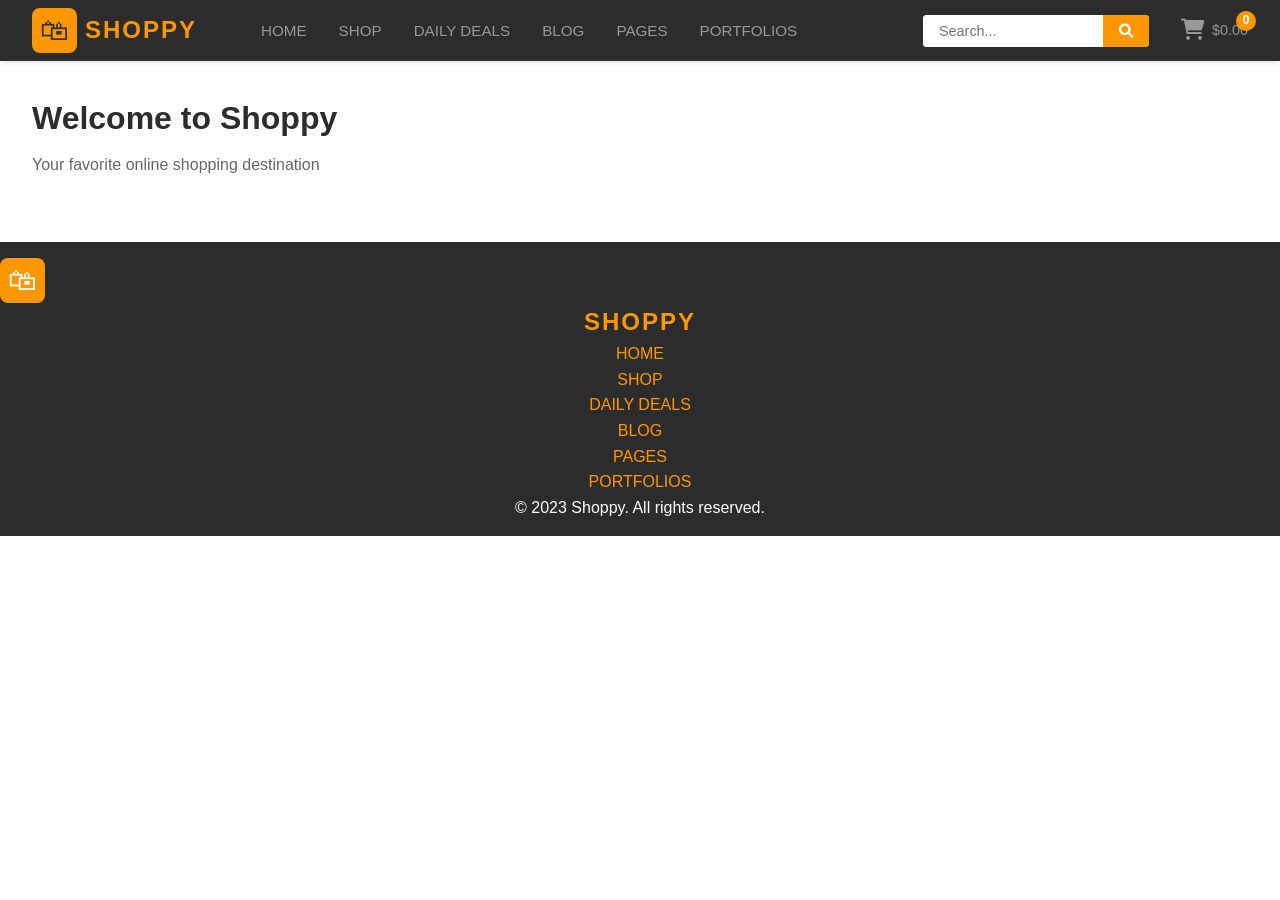
<file: index.html>
<!DOCTYPE html>
<html lang="en">
<head>
    <meta charset="UTF-8">
    <meta name="viewport" content="width=device-width, initial-scale=1.0">
    <title>Shoppy - Online Shopping</title>
    <link rel="stylesheet" href="style.css">
    <link rel="stylesheet" href="https://cdnjs.cloudflare.com/ajax/libs/font-awesome/6.0.0/css/all.min.css">
</head>
<body>
    <header class="header">
        <div class="header-container">
            <div class="logo">
                <div class="logo-icon">🛍</div>
                <span class="logo-text">SHOPPY</span>
            </div>
            
            <nav class="navbar">
                <ul class="nav-menu">
                    <li><a href="#">HOME</a></li>
                    <li><a href="#">SHOP</a></li>
                    <li><a href="#">DAILY DEALS</a></li>
                    <li><a href="#">BLOG</a></li>
                    <li><a href="#">PAGES</a></li>
                    <li><a href="#">PORTFOLIOS</a></li>
                </ul>
            </nav>

            <div class="header-right">
                <div class="search-bar">
                    <input type="text" placeholder="Search...">
                    <button class="search-btn"><i class="fas fa-search"></i></button>
                </div>
                <div class="cart-icon">
                    <i class="fas fa-shopping-cart"></i>
                    <span class="cart-count">0</span>
                    <span class="cart-price">$0.00</span>
                </div>
            </div>
        </div>
    </header>

    <main class="content">
        <h1>Welcome to Shoppy</h1>
        <p>Your favorite online shopping destination</p>
    </main>

    <footer>
        <div class="footer-container">
            <div class="footer-logo">
                <div class="logo-icon">🛍</div>
                <span class="logo-text">SHOPPY</span>
            </div>
            <nav class="footer-nav">
                <ul>
                    <li><a href="#">HOME</a></li>
                    <li><a href="#">SHOP</a></li>
                    <li><a href="#">DAILY DEALS</a></li>
                    <li><a href="#">BLOG</a></li>
                    <li><a href="#">PAGES</a></li>
                    <li><a href="#">PORTFOLIOS</a></li>
                </ul>
            </nav>
            <div class="footer-social">
        </div>
        <p>&copy; 2023 Shoppy. All rights reserved.</p>
    </footer>

    <script src="script.js"></script>
</body>
</html>
</file>
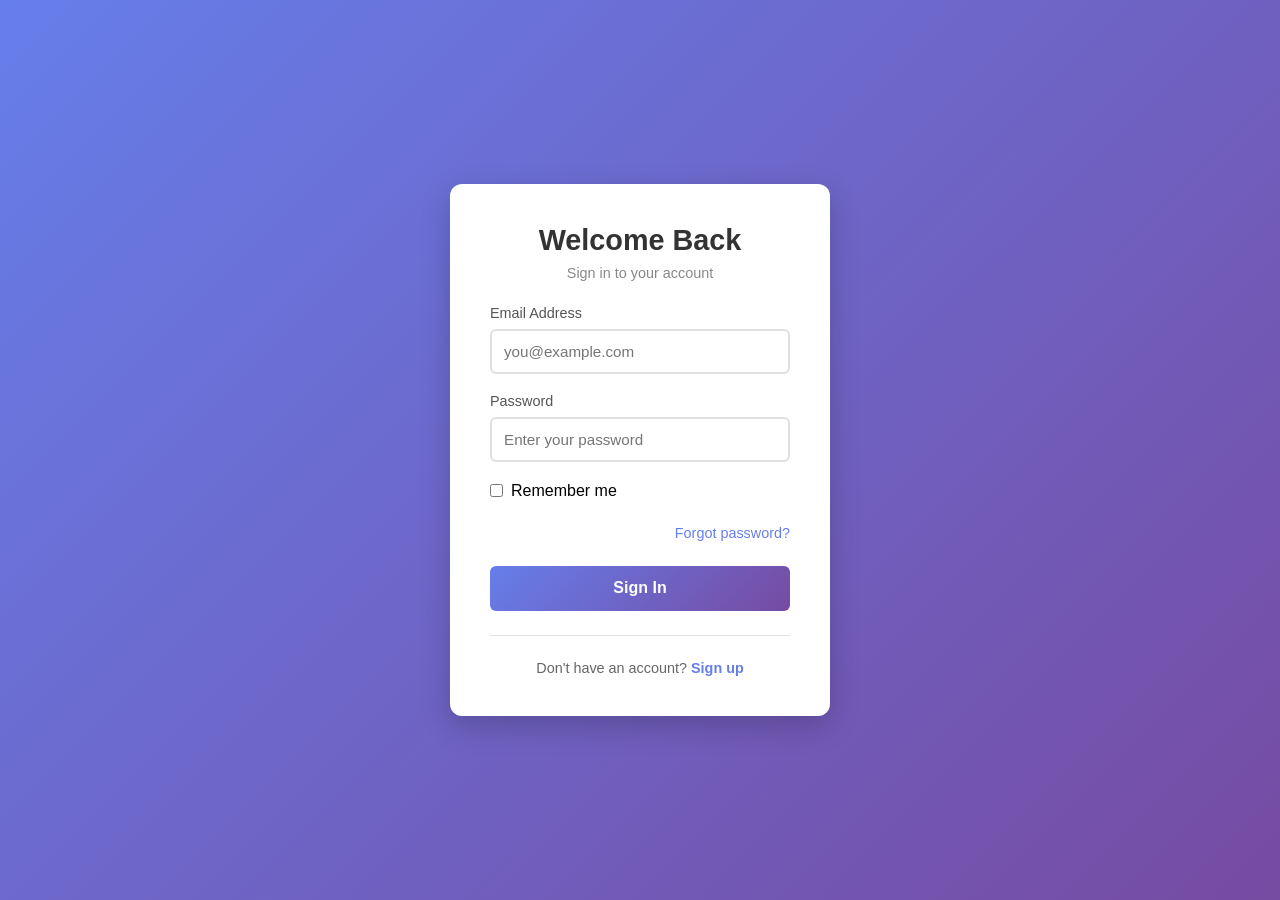
<file: login.html>
<!DOCTYPE html>
<html lang="en">
<head>
    <meta charset="UTF-8">
    <meta name="viewport" content="width=device-width, initial-scale=1.0">
    <title>Login</title>
    <style>
        * {
            margin: 0;
            padding: 0;
            box-sizing: border-box;
        }

        body {
            font-family: -apple-system, BlinkMacSystemFont, "Segoe UI", Roboto, Helvetica, Arial, sans-serif;
            display: flex;
            justify-content: center;
            align-items: center;
            min-height: 100vh;
            background: linear-gradient(135deg, #667eea 0%, #764ba2 100%);
            margin: 0;
        }

        .login-card {
            background: white;
            padding: 2.5rem;
            border-radius: 12px;
            box-shadow: 0 10px 30px rgba(0, 0, 0, 0.2);
            width: 100%;
            max-width: 380px;
        }

        .login-card h2 {
            text-align: center;
            margin-top: 0;
            margin-bottom: 0.5rem;
            color: #333;
            font-size: 1.8rem;
        }

        .login-card p {
            text-align: center;
            color: #888;
            font-size: 0.9rem;
            margin-bottom: 1.5rem;
        }

        .form-group {
            margin-bottom: 1.2rem;
        }

        .form-group label {
            display: block;
            margin-bottom: 0.5rem;
            color: #555;
            font-size: 0.9rem;
            font-weight: 500;
        }

        .form-group input {
            width: 100%;
            padding: 0.75rem;
            border: 2px solid #e0e0e0;
            border-radius: 6px;
            font-size: 0.95rem;
            transition: border-color 0.3s, box-shadow 0.3s;
        }

        .form-group input:focus {
            outline: none;
            border-color: #667eea;
            box-shadow: 0 0 0 3px rgba(102, 126, 234, 0.1);
        }

        .form-group input.error {
            border-color: #e74c3c;
        }

        .form-group input.error:focus {
            box-shadow: 0 0 0 3px rgba(231, 76, 60, 0.1);
        }

        .error-message {
            color: #e74c3c;
            font-size: 0.8rem;
            margin-top: 0.3rem;
            display: none;
        }

        .error-message.show {
            display: block;
        }

        .checkbox-group {
            display: flex;
            align-items: center;
            margin-bottom: 1.5rem;
        }

        .checkbox-group input[type="checkbox"] {
            width: auto;
            margin-right: 0.5rem;
            cursor: pointer;
        }

        .checkbox-group label {
            margin-bottom: 0;
            font-weight: 400;
            cursor: pointer;
        }

        .forgot-password {
            text-align: right;
            margin-bottom: 1.5rem;
        }

        .forgot-password a {
            color: #667eea;
            text-decoration: none;
            font-size: 0.9rem;
            transition: color 0.3s;
        }

        .forgot-password a:hover {
            color: #764ba2;
            text-decoration: underline;
        }

        .submit-btn {
            width: 100%;
            padding: 0.85rem;
            background: linear-gradient(135deg, #667eea 0%, #764ba2 100%);
            color: white;
            border: none;
            border-radius: 6px;
            cursor: pointer;
            font-size: 1rem;
            font-weight: 600;
            transition: transform 0.2s, box-shadow 0.2s;
        }

        .submit-btn:hover {
            transform: translateY(-2px);
            box-shadow: 0 6px 20px rgba(102, 126, 234, 0.4);
        }

        .submit-btn:active {
            transform: translateY(0);
        }

        .signup-link {
            text-align: center;
            margin-top: 1.5rem;
            padding-top: 1.5rem;
            border-top: 1px solid #e0e0e0;
            color: #666;
            font-size: 0.9rem;
        }

        .signup-link a {
            color: #667eea;
            text-decoration: none;
            font-weight: 600;
            transition: color 0.3s;
        }

        .signup-link a:hover {
            color: #764ba2;
        }

        @media (max-width: 480px) {
            .login-card {
                padding: 1.5rem;
                max-width: 95%;
            }
            
            .login-card h2 {
                font-size: 1.5rem;
            }
        }
    </style>
</head>
<body>

<div class="login-card">
    <h2>Welcome Back</h2>
    <p>Sign in to your account</p>
    <form id="loginForm" action="/login" method="POST" novalidate>
        <div class="form-group">
            <label for="email">Email Address</label>
            <input 
                type="email" 
                id="email" 
                name="email" 
                autocomplete="email"
                placeholder="you@example.com"
            >
            <div class="error-message" id="emailError"></div>
        </div>

        <div class="form-group">
            <label for="password">Password</label>
            <input 
                type="password" 
                id="password" 
                name="password" 
                autocomplete="current-password"
                placeholder="Enter your password"
            >
            <div class="error-message" id="passwordError"></div>
        </div>

        <div class="checkbox-group">
            <input type="checkbox" id="remember" name="remember">
            <label for="remember">Remember me</label>
        </div>

        <div class="forgot-password">
            <a href="/forgot-password">Forgot password?</a>
        </div>

        <button type="submit" class="submit-btn">Sign In</button>
    </form>

    <div class="signup-link">
        Don't have an account? <a href="/signup">Sign up</a>
    </div>
</div>

<script>
    const loginForm = document.getElementById('loginForm');
    const emailInput = document.getElementById('email');
    const passwordInput = document.getElementById('password');
    const emailError = document.getElementById('emailError');
    const passwordError = document.getElementById('passwordError');

    // Email validation regex
    const emailRegex = /^[^\s@]+@[^\s@]+\.[^\s@]+$/;

    // Real-time validation on input
    emailInput.addEventListener('blur', validateEmail);
    passwordInput.addEventListener('blur', validatePassword);

    // Clear error on input
    emailInput.addEventListener('input', function() {
        if (this.classList.contains('error')) {
            this.classList.remove('error');
            emailError.classList.remove('show');
        }
    });

    passwordInput.addEventListener('input', function() {
        if (this.classList.contains('error')) {
            this.classList.remove('error');
            passwordError.classList.remove('show');
        }
    });

    // Form submission
    loginForm.addEventListener('submit', function(e) {
        e.preventDefault();

        // Validate both fields
        const isEmailValid = validateEmail();
        const isPasswordValid = validatePassword();

        if (isEmailValid && isPasswordValid) {
            // All validations passed - you can submit the form
            console.log('Form is valid. Submitting...');
            
            // Uncomment the line below to actually submit the form
            // this.submit();
            
            // For demo purposes, show success message
            alert('Login form is valid! Ready to submit.');
        }
    });

    function validateEmail() {
        const email = emailInput.value.trim();

        if (!email) {
            showError(emailInput, emailError, 'Email address is required');
            return false;
        }

        if (!emailRegex.test(email)) {
            showError(emailInput, emailError, 'Please enter a valid email address');
            return false;
        }

        clearError(emailInput, emailError);
        return true;
    }

    function validatePassword() {
        const password = passwordInput.value;

        if (!password) {
            showError(passwordInput, passwordError, 'Password is required');
            return false;
        }

        if (password.length < 6) {
            showError(passwordInput, passwordError, 'Password must be at least 6 characters');
            return false;
        }

        clearError(passwordInput, passwordError);
        return true;
    }

    function showError(input, errorElement, message) {
        input.classList.add('error');
        errorElement.textContent = message;
        errorElement.classList.add('show');
    }

    function clearError(input, errorElement) {
        input.classList.remove('error');
        errorElement.classList.remove('show');
    }
</script>

</body>
</html>
</file>
<file: style.css>
* {
    margin: 0;
    padding: 0;
    box-sizing: border-box;
}

body {
    font-family: 'Segoe UI', Tahoma, Geneva, Verdana, sans-serif;
    line-height: 1.6;
    color: #333;
}

/* Header Styling */
.header {
    background-color: #2c2c2c;
    padding: 0.5rem 0;
    position: sticky;
    top: 0;
    z-index: 100;
    box-shadow: 0 2px 5px rgba(0, 0, 0, 0.1);
}

.header-container {
    display: flex;
    align-items: center;
    justify-content: space-between;
    padding: 0 2rem;
    max-width: 1400px;
    margin: 0 auto;
}

/* Logo */
.logo {
    display: flex;
    align-items: center;
    gap: 0.5rem;
    min-width: fit-content;
}

.logo-icon {
    background-color: #ff9800;
    width: 45px;
    height: 45px;
    border-radius: 8px;
    display: flex;
    align-items: center;
    justify-content: center;
    font-size: 1.8rem;
}

.logo-text {
    color: #ff9800;
    font-size: 1.5rem;
    font-weight: 700;
    letter-spacing: 2px;
}

/* Navigation */
.navbar {
    flex: 1;
    margin-left: 4rem;
}

.nav-menu {
    display: flex;
    list-style: none;
    gap: 2rem;
}

.nav-menu a {
    color: #999;
    text-decoration: none;
    font-size: 0.95rem;
    font-weight: 500;
    transition: color 0.3s ease;
    position: relative;
}

.nav-menu a:hover {
    color: #ff9800;
}

.nav-menu a::after {
    content: '';
    position: absolute;
    bottom: -5px;
    left: 0;
    width: 0;
    height: 2px;
    background-color: #ff9800;
    transition: width 0.3s ease;
}

.nav-menu a:hover::after {
    width: 100%;
}

/* Header Right Section */
.header-right {
    display: flex;
    align-items: center;
    gap: 2rem;
    margin-left: 2rem;
}

/* Search Bar */
.search-bar {
    display: flex;
    align-items: center;
    background-color: #fff;
    border-radius: 4px;
    overflow: hidden;
}

.search-bar input {
    border: none;
    padding: 0.5rem 1rem;
    outline: none;
    width: 180px;
    font-size: 0.9rem;
}

.search-btn {
    background-color: #ff9800;
    border: none;
    color: white;
    padding: 0.5rem 1rem;
    cursor: pointer;
    font-size: 0.9rem;
    transition: background-color 0.3s ease;
}

.search-btn:hover {
    background-color: #e68900;
}

/* Cart Icon */
.cart-icon {
    display: flex;
    align-items: center;
    gap: 0.5rem;
    color: #999;
    cursor: pointer;
    transition: color 0.3s ease;
    position: relative;
}

.cart-icon:hover {
    color: #ff9800;
}

.cart-icon i {
    font-size: 1.3rem;
}

.cart-count {
    background-color: #ff9800;
    color: white;
    border-radius: 50%;
    width: 20px;
    height: 20px;
    display: flex;
    align-items: center;
    justify-content: center;
    font-size: 0.75rem;
    font-weight: 700;
    position: absolute;
    top: -8px;
    right: -8px;
}

.cart-price {
    font-size: 0.9rem;
    color: #999;
    white-space: nowrap;
}

/* Content */
.content {
    padding: 2rem;
    max-width: 1400px;
    margin: 0 auto;
}

.content h1 {
    color: #2c2c2c;
    margin-bottom: 0.5rem;
}

.content p {
    color: #666;
}

/* Responsive Design */
@media (max-width: 768px) {
    .header-container {
        padding: 0 1rem;
    }

    .navbar {
        margin-left: 1rem;
    }

    .nav-menu {
        gap: 1rem;
        font-size: 0.85rem;
    }

    .header-right {
        gap: 1rem;
        margin-left: 1rem;
    }

    .search-bar input {
        width: 120px;
    }

    .search-bar input::placeholder {
        font-size: 0.8rem;
    }
}

@media (max-width: 480px) {
    .nav-menu {
        display: none;
    }

    .search-bar {
        display: none;
    }

    .header-right {
        gap: 0.5rem;
    }
}

footer {
    background-color: #2c2c2c;
    color: #fff;
    text-align: center;
    padding: 1rem 0;
    margin-top: 2rem;
}

footer p {
    margin: 0;
}

footer a {
    color: #ff9800;
    text-decoration: none;
}

footer a:hover {
    text-decoration: underline;
}

footer  a:focus {
    outline: 2px solid #ff9800;
    outline-offset: 2px;
}

footer a:active {
    color: #e68900;
}

footer a:visited {
    color: #ff9800;
}
</file>
